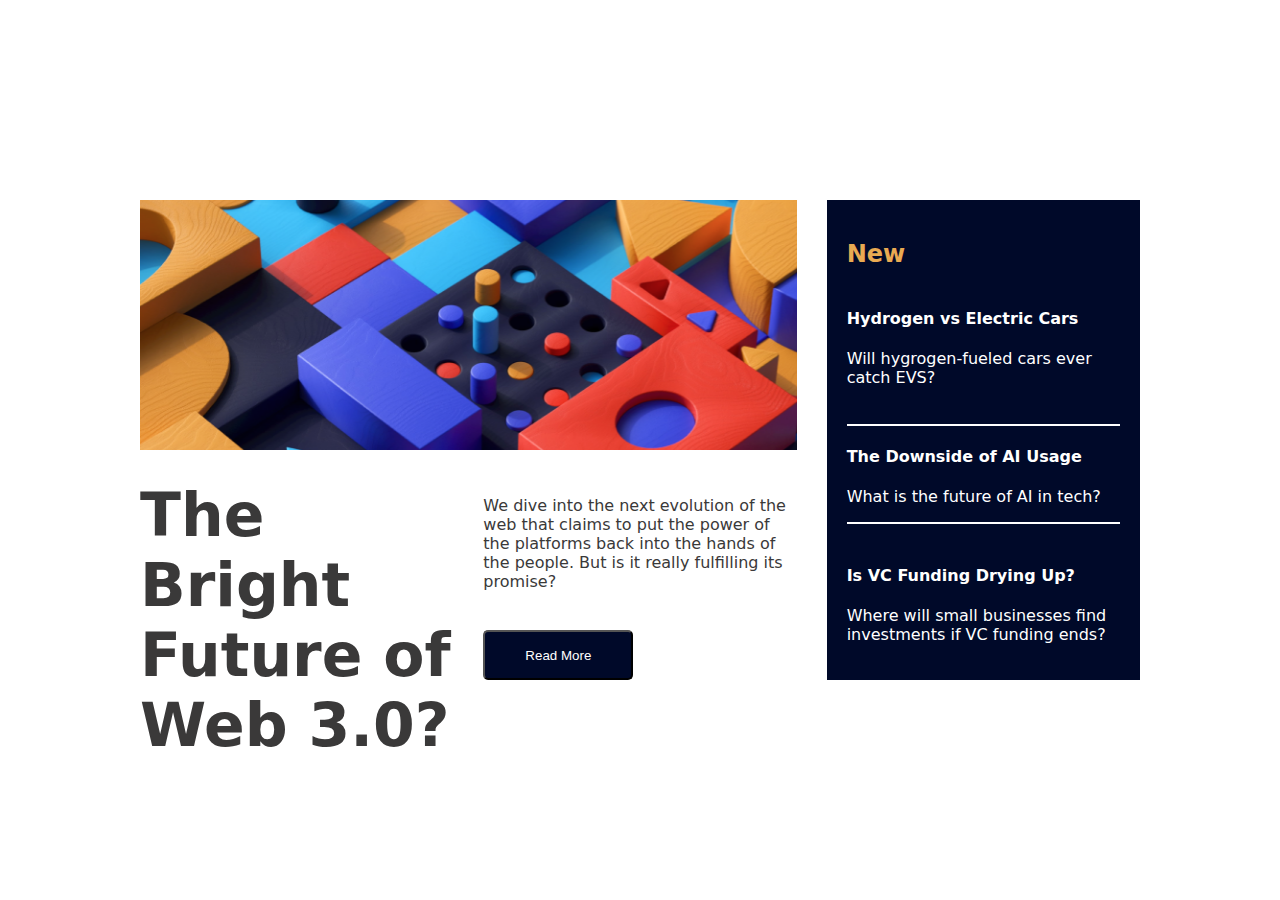
<file: css_grid/index.html>
<!DOCTYPE html>
<html lang="en">

<head>
    <meta charset="UTF-8">
    <meta name="viewport" content="width=device-width, initial-scale=1.0">
    <link rel="stylesheet" href="./static/main.css">
    <title>CSS Grid</title>
</head>
<!-- Green Box -->

<body>
    <!-- Orange Box -->
    <main class="grid-container">
        <!-- Pink Grid Boxes -->
        <div class="hero-image"></div>
        <!-- Pink Grid Boxes -->
        <div class="bright">
            <h1>The Bright Future of Web 3.0?</h1>
        </div>
        <!-- Pink Grid Boxes -->
        <div class="dive">
            <p>We dive into the next evolution of the web that
                claims to put the power of the platforms back
                into the hands of the people. But is it really
                fulfilling its promise?
            </p>
            <button type="submit">Read More</button>
        </div>
        <!-- Pink Grid Boxes -->
        <aside class="new">
            <!-- Blue Box -->
            <h2>New</h2>
            <!-- Blue Box -->
            <article>
                <!-- Purple Box -->
                <div class="news-article">
                    <h4>Hydrogen vs Electric Cars</h4>
                    <p>Will hygrogen-fueled cars ever catch EVS?</p>
                </div>

                <!-- Purple Box -->
                <div class="news-article">
                    <h4>The Downside of AI Usage</h4>
                    <p>What is the future of AI in tech?</p>
                </div>


                <!-- Purple Box -->
                <div class="news-article">
                    <h4>Is VC Funding Drying Up?</h4>
                    <p>Where will small businesses find investments if VC
                        funding ends?
                    </p>
                </div>

            </article>
        </aside>

    </main>

</body>

</html>
</file>
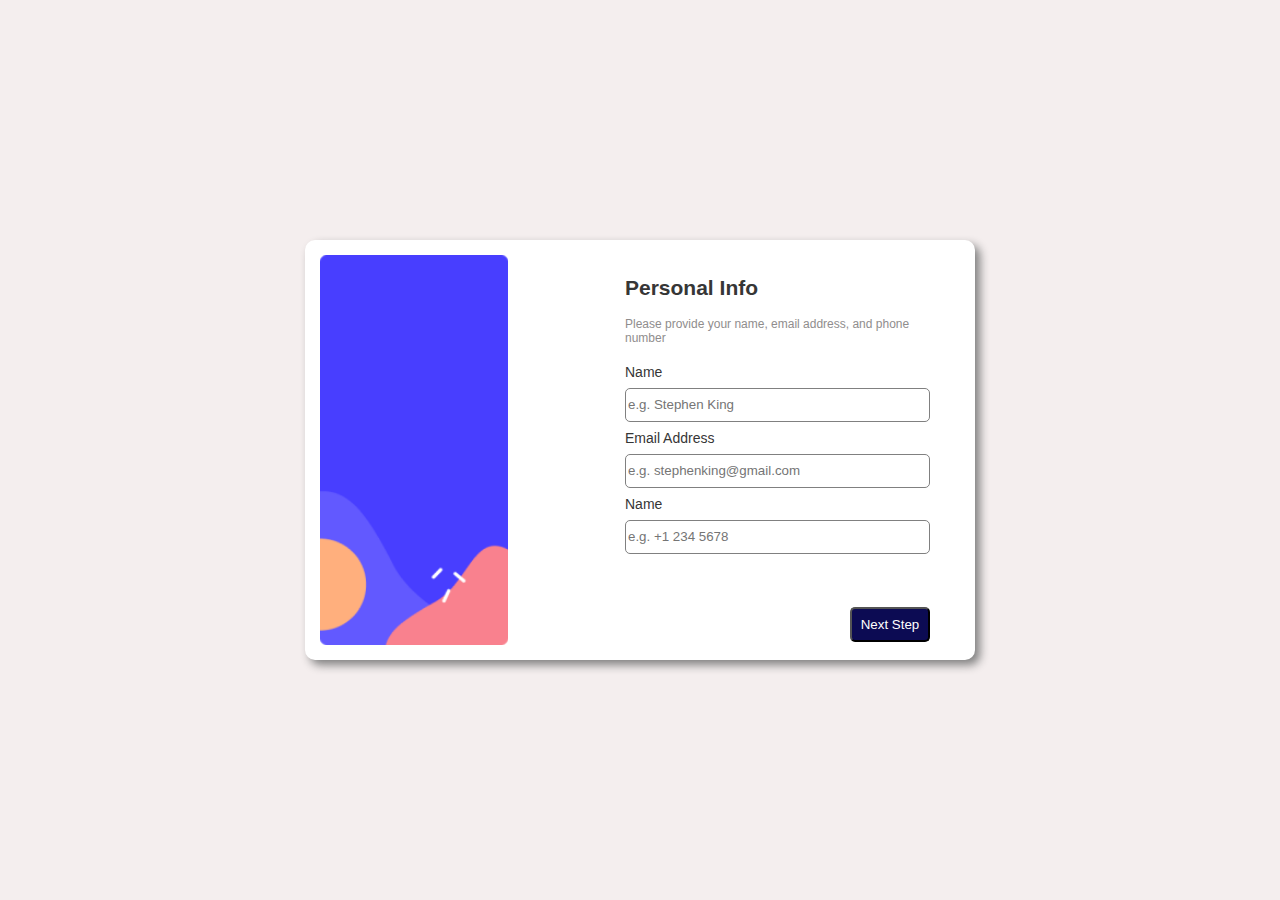
<file: flex_box/index.html>
<!DOCTYPE html>
<html lang="en">
<head>
    <meta charset="UTF-8">
    <meta name="viewport" content="width=device-width, initial-scale=1.0">
    <link rel="stylesheet" href="./static/main.css">
    <title>CSS Flexbox</title>
</head>
<!-- Green Box -->
<body>
    <!-- Pink Box -->
    <main>
        <!-- Orange Box -->
        <aside class="side-image"> 
            <img src="./static/images/Oval_1.png">
        </aside>
        <!-- Orange Box -->
        <aside class="side-info">
            <!-- Purple Box -->
            <div>
                <!-- Blue Box -->
                <h2>Personal Info</h2>
                <p>Please provide your name, email address, and phone number</p>
                
            </div>
            <!-- Purple Box -->
            <form>
                <!-- Blue Boxes -->
                <label for="name">Name</label>
                <input type="text" name="name" placeholder="e.g. Stephen King" aria-label="name" autocomplete="on" required>
                <!-- Blue Boxes -->
                <label for="email">Email Address</label>
                <input type="email" name="email" placeholder="e.g. stephenking@gmail.com" pattern="[A-z]*@[A-z]*.(com | org | edu)"aria-label="email" autocomplete="on" required>
                <!-- Blue Boxes -->
                <label for="phone_number">Name</label>
                <input type="text" name="phone_number" placeholder="e.g. +1 234 5678" aria-label="phone number" autocomplete="on" required>
                <button type="submit">Next Step</button>
                
            </form>
        </aside>
        
    </main> 
</body>
</html>
</file>
<file: css_grid/static/main.css>
/* CSS styling */

body {
    margin: 0px;
    padding: 0px;
    box-sizing: inherit;
    height: 100vh;
    display: flex;
    justify-content: center;
    align-items: center;
    font-family: system-ui, -apple-system, BlinkMacSystemFont, 'Segoe UI', Roboto, Oxygen, Ubuntu, Cantarell, 'Open Sans', 'Helvetica Neue', sans-serif;
    color: rgb(58, 57, 57);
}


.grid-container {
    height: 500px;
    width: 1000px;
    display: grid;
    grid-template-columns: repeat(3, 1fr);
    grid-template-rows: 250px 200px;
    gap: 30px;
}

.hero-image {
    background: url('./images/hero_1.png');
    height: 100%;
    width: 100%;
    background-repeat: no-repeat;
    grid-column: 1 / 3;
    grid-row: 1 / 2;
}

.bright {
    grid-column: 1 / 2;
    grid-row: 2 / 3;
    font-size: 30px;
    height: 100%;
}

.bright > h1 {
    margin-top: 0px;
}

.dive {
    grid-column: 2 / 3;
    grid-row: 2 / 3;
    width: 100%;
    display: flex;
    flex-direction: column;
    justify-content: space-between;
}


.dive > button {
    width: 150px;
    height: 50px;
    background-color: #000929;
    color: white;
    border-radius: 5px;
}

.new {
    grid-column: 3 / 4;
    grid-row: 1 / 3;
    background-color: #000929;
    display: flex;
    flex-direction: column;
    justify-content: space-between;
    color: white;
    padding: 20px;
}

.new > h2 {
    color: #E9AA52;
}

.new > article {
    height: 100%;
    display: flex;
    flex-direction: column;
    justify-content: space-between;
}

.news-article:nth-child(2)::before, .news-article:nth-child(2)::after {
    content: "";
    width: 100%;
    height: 2px;
    background-color: white;
    display: block;
}
</file>
<file: flex_box/static/main.css>
/* CSS Styles */
/* import CSS file */
@import url('./media.css');

body {
    margin: 0px;
    padding: 0px;
    box-sizing: inherit;
    height: 100vh;
    display: flex;
    justify-content: center;
    align-items: center;
    background-color: #F4EEEE;
    color: rgb(54, 54, 54);
    font-weight: 50;
    font-size: 14px;
    font-family: 'Trebuchet MS', 'Lucida Sans Unicode', 'Lucida Grande', 'Lucida Sans', Arial, sans-serif;
}

p {
    color: #8F8D8D; 
    font-size: 12px;
}

main {
    height: 390px;
    width: 640px;
    border-radius: 10px;
    background-color: white;
    box-shadow: 5px 5px 10px grey;
    display: flex;
    justify-content: space-between;
    padding: 15px;
    
}

.side-image {
    /* background-image: url('./images/Oval_1.png'); */
    width: 100%;
    height: 100%;
    /* position: cover;
    background-repeat: no-repeat; */
    /* margin: 15px; */
}

.side-image > img {
    height: 100%;
}

.side-info {
    display: flex;
    flex-direction: column;
    justify-content: space-around;
    margin-right: 30px;
    width: 100%;
    height: 100%;
}

/* Form Styles */

form {
    display: flex;
    flex-direction: column; 
    gap: 8px;
}

input {
    border-radius: 5px;
    border: 1px solid grey;
    height: 30px;
}

input:focus {
    background-color: rgba(255, 148, 0, 0.1);
}

button {
    width: 80px;
    height: 35px;
    background-color: #0C0B53;
    color: white;
    border-radius: 5px;
    margin-top: 45px;
    align-self: end;
}

button:hover {
    background-color: #302f98;
}
</file>
